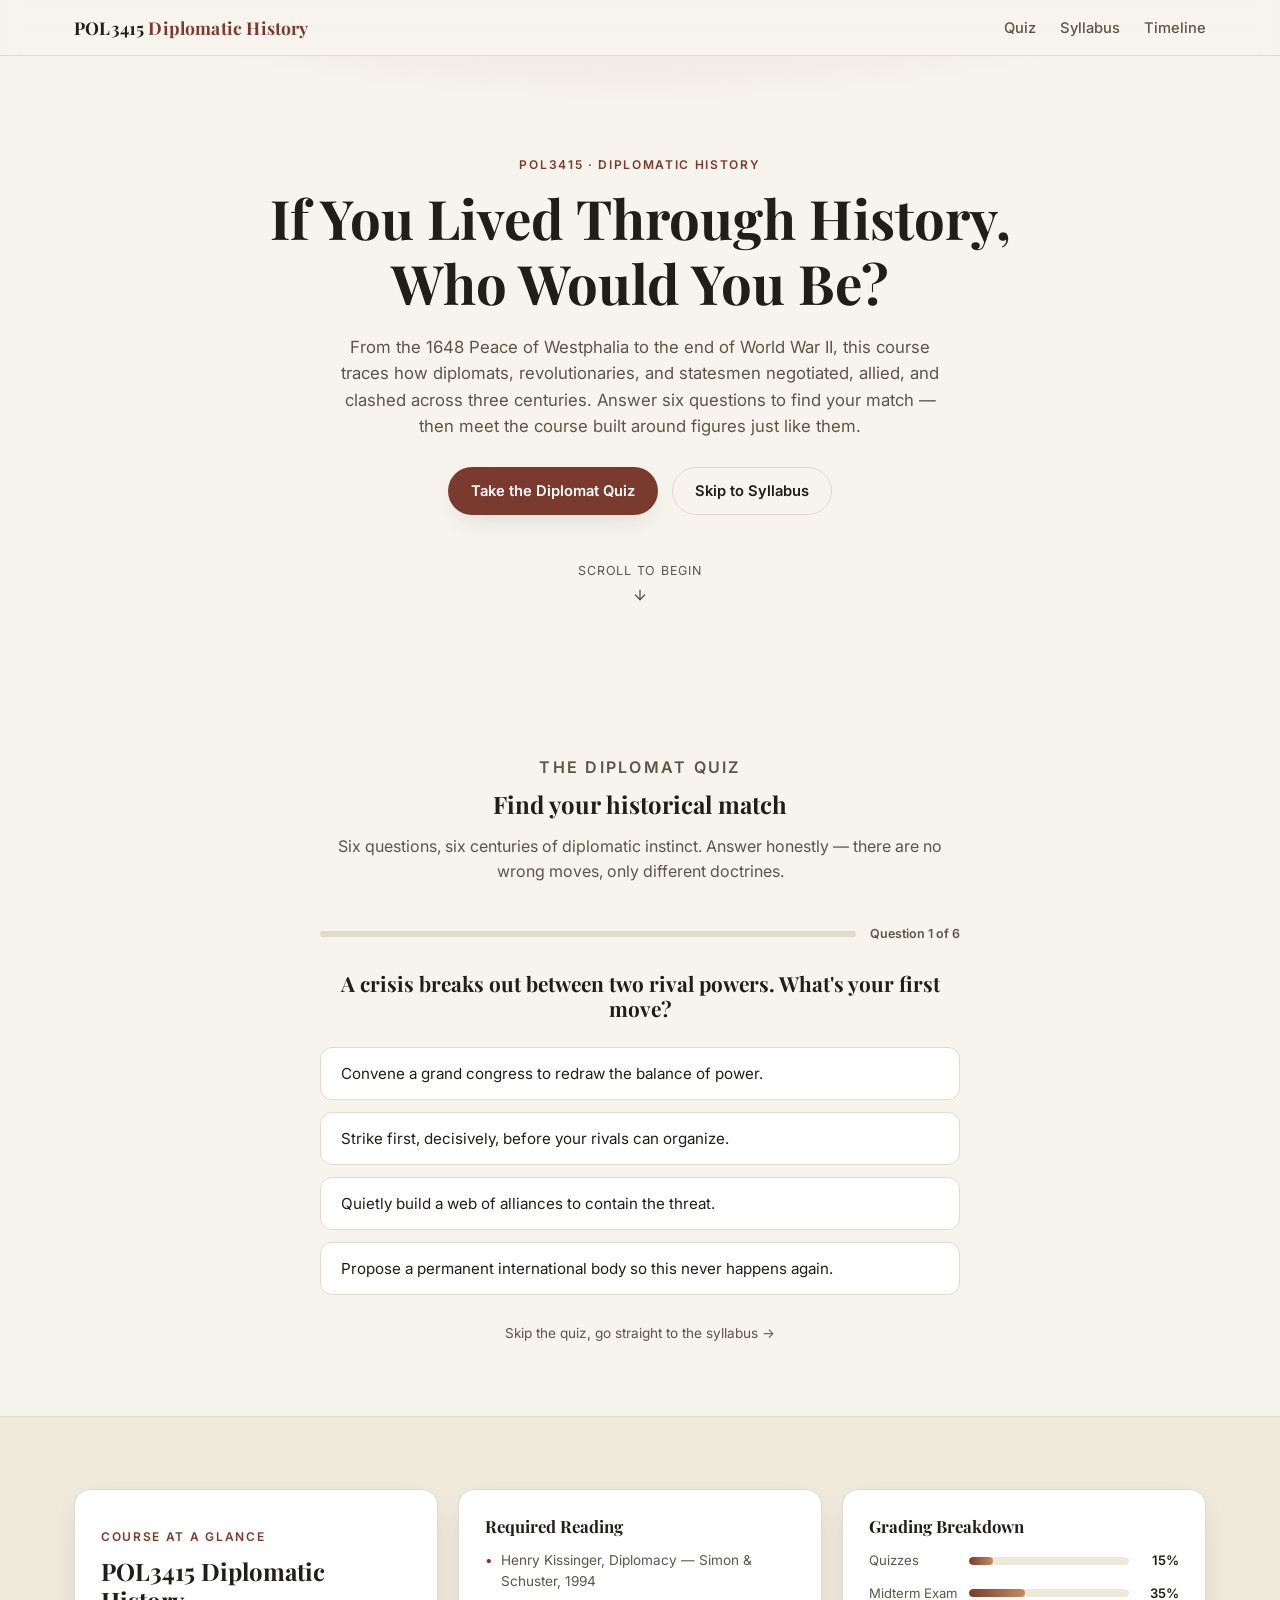
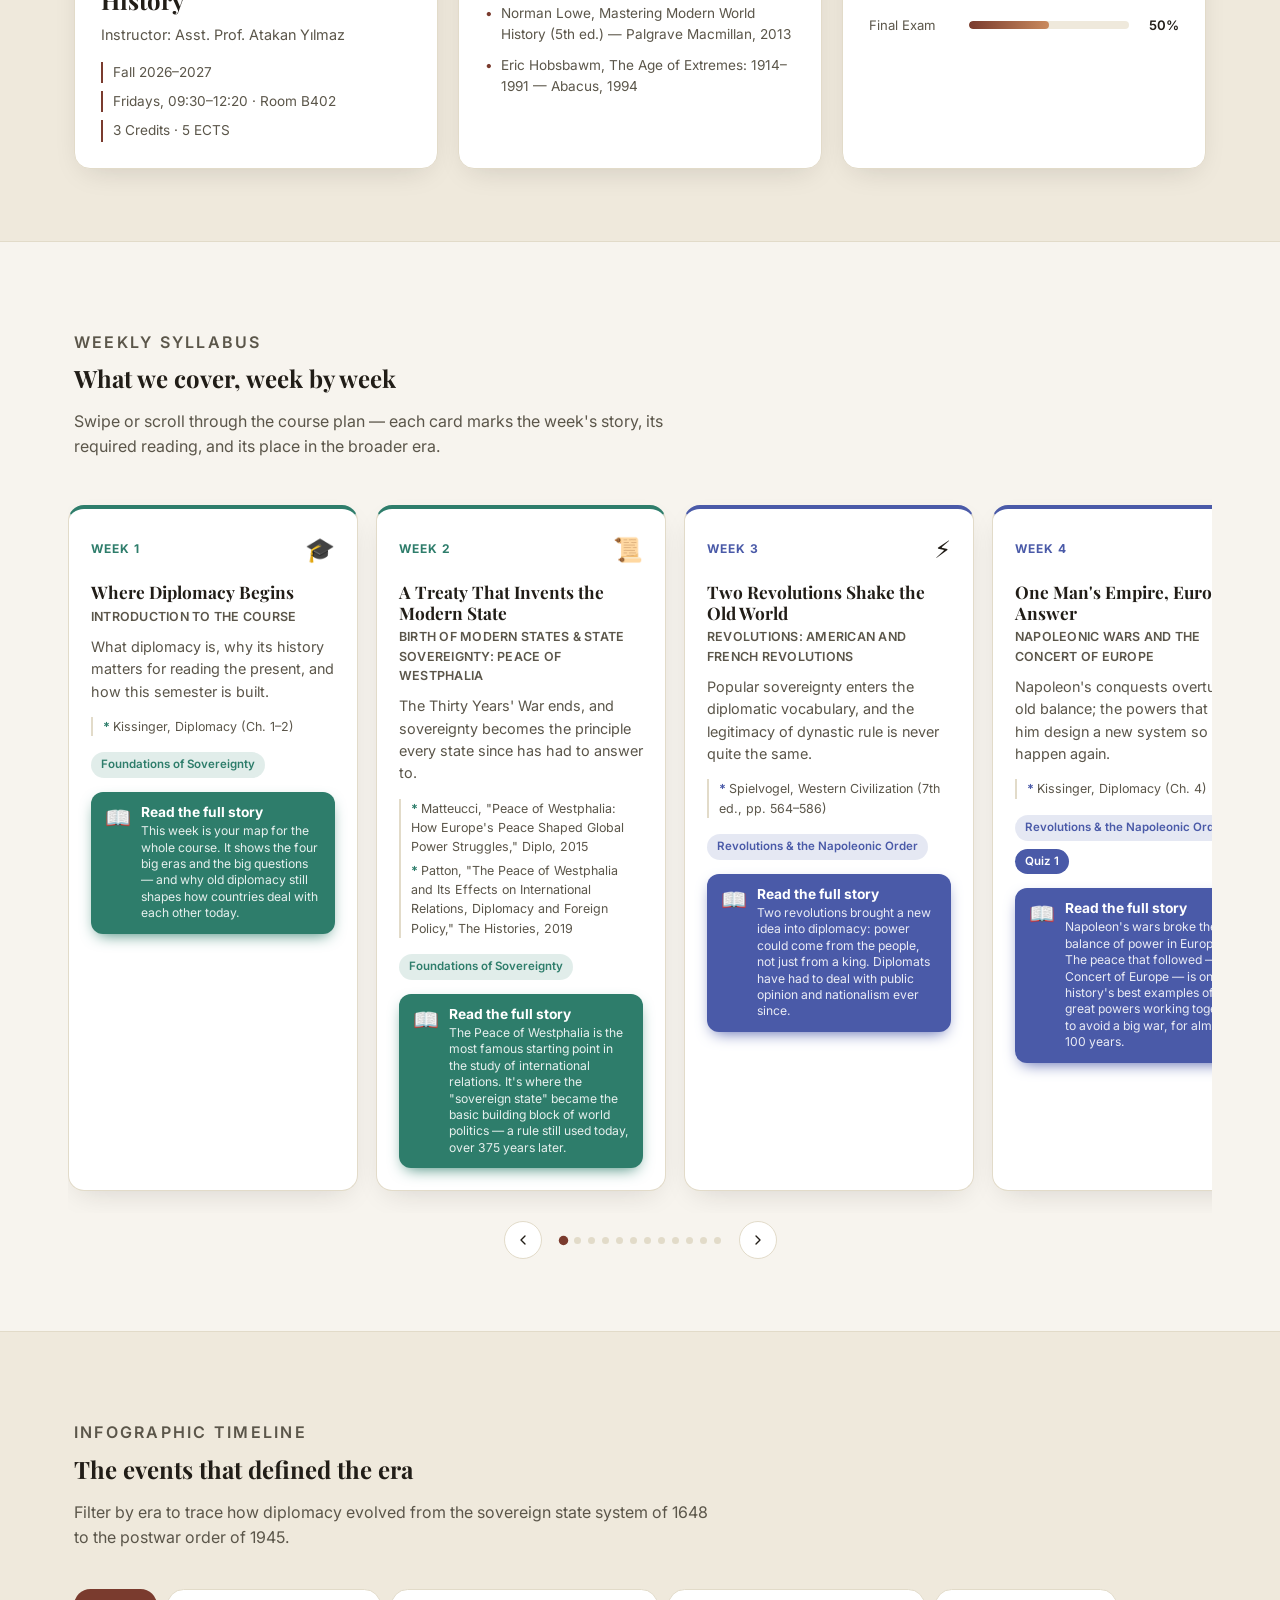
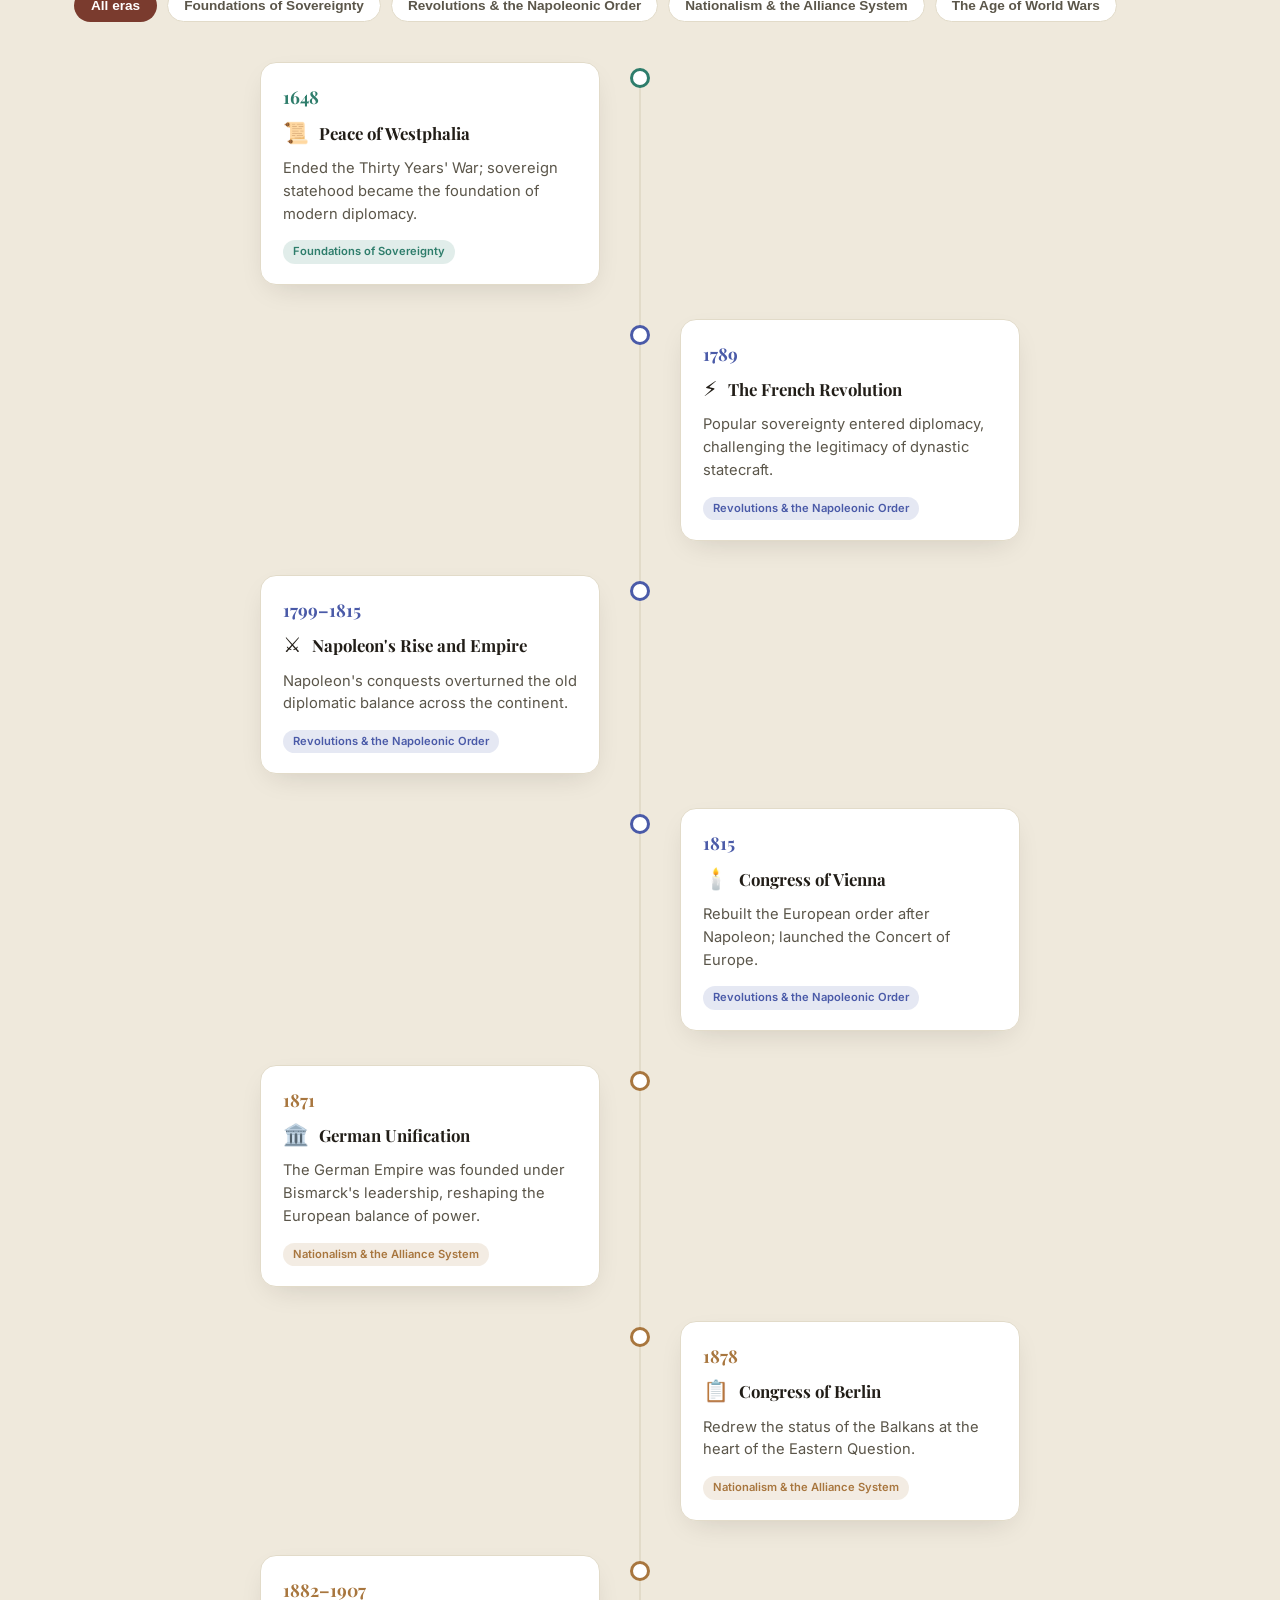
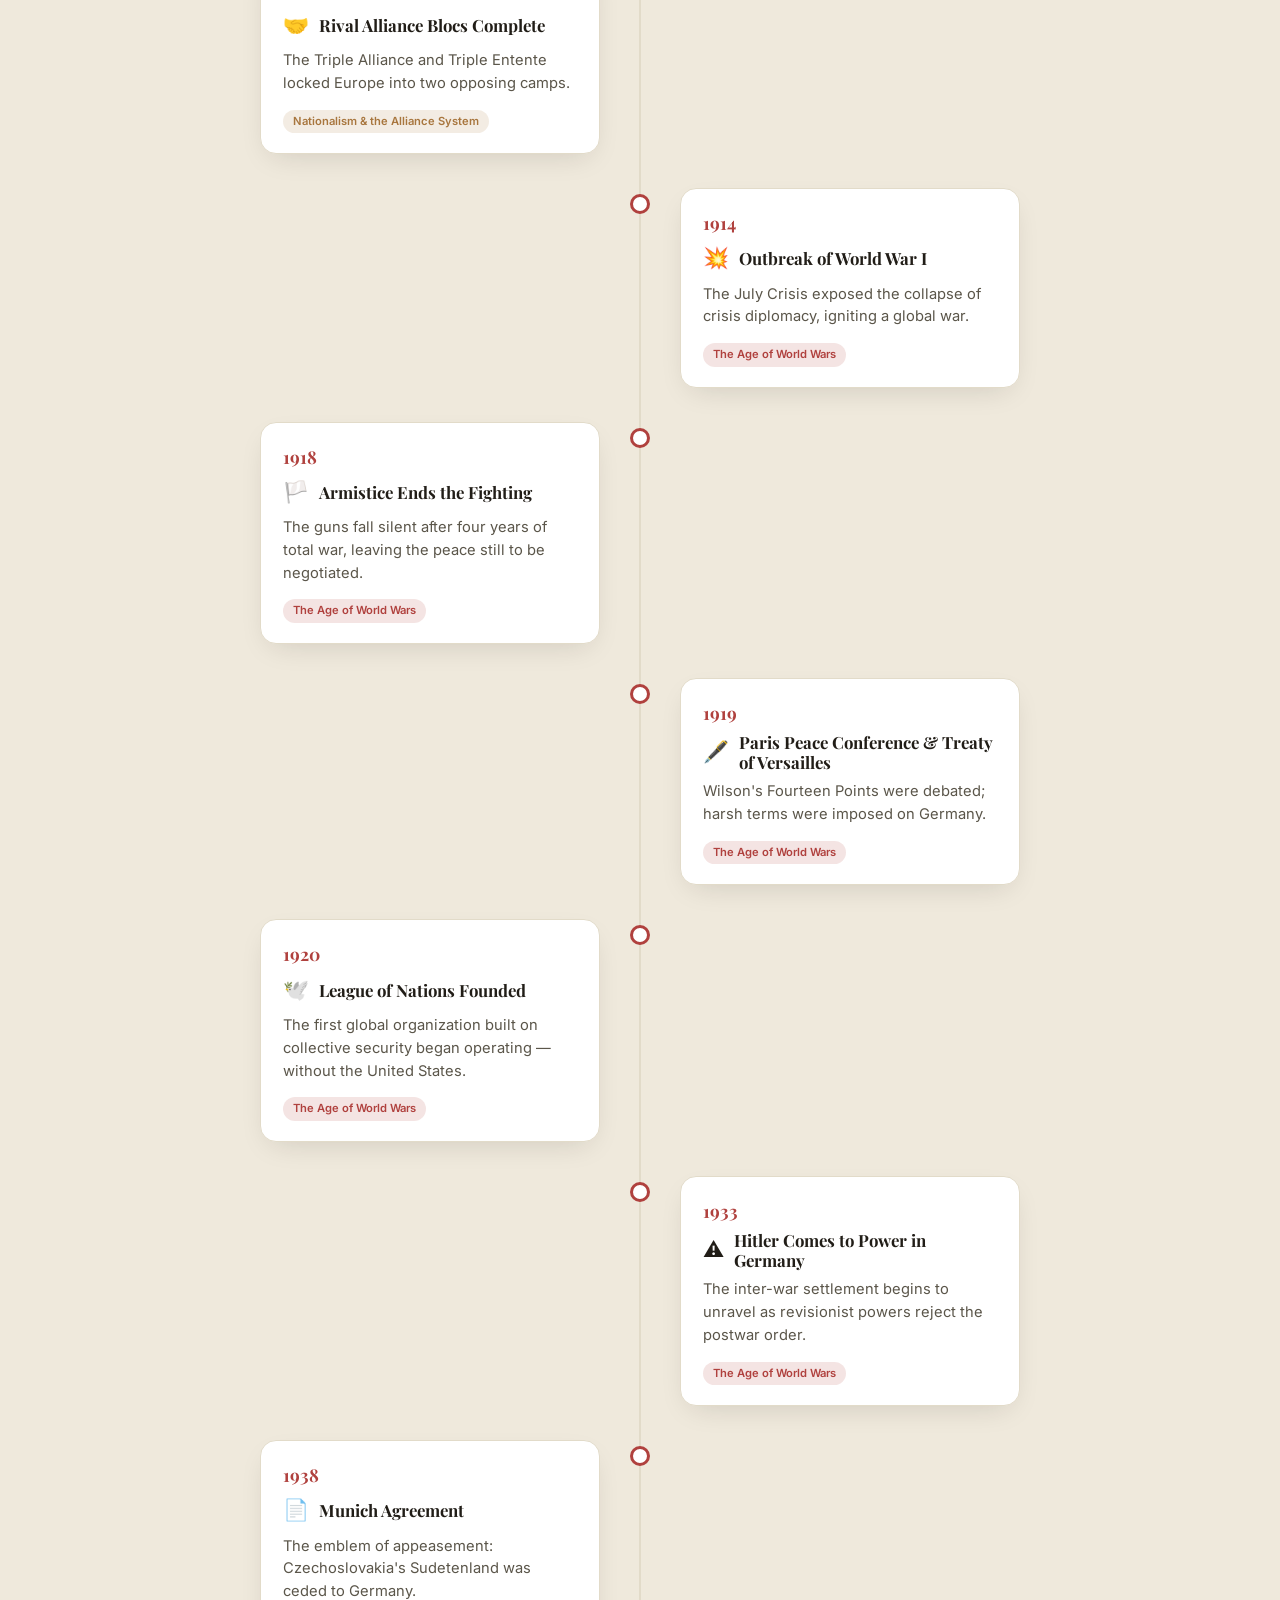
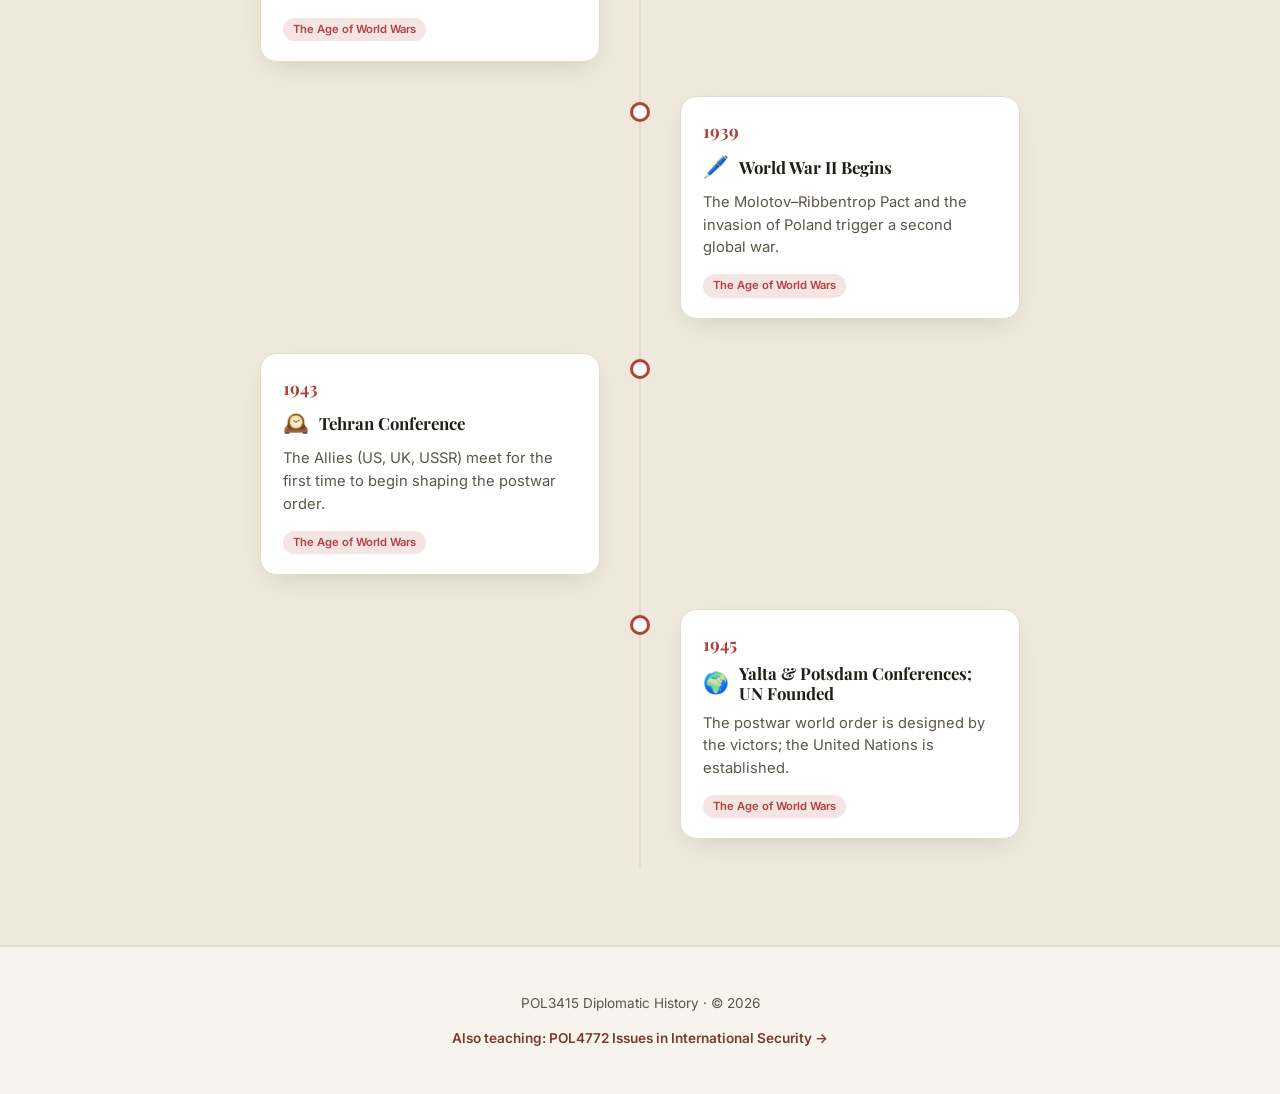
<file: index.html>
<!DOCTYPE html>
<html lang="en">
<head>
<meta charset="UTF-8" />
<meta name="viewport" content="width=device-width, initial-scale=1.0" />
<title>Diplomatic History — POL3415</title>
<meta name="description" content="An interactive guide to POL3415 Diplomatic History: find out which historical diplomat you'd be, then explore the 12-week syllabus and infographic timeline from the Peace of Westphalia to the end of World War II." />
<link rel="preconnect" href="https://fonts.googleapis.com" />
<link rel="preconnect" href="https://fonts.gstatic.com" crossorigin />
<link href="https://fonts.googleapis.com/css2?family=Playfair+Display:wght@600;700&family=Inter:wght@400;500;600;700&display=swap" rel="stylesheet" />
<link rel="stylesheet" href="css/style.css?v=7" />
</head>
<body>
<div id="scroll-progress"></div>

<nav class="site-nav">
  <div class="container site-nav__inner">
    <a href="#top" class="site-nav__brand">POL3415 <span>Diplomatic History</span></a>
    <ul class="site-nav__links">
      <li><a href="#quiz">Quiz</a></li>
      <li><a href="#syllabus">Syllabus</a></li>
      <li><a href="#timeline">Timeline</a></li>
    </ul>
  </div>
</nav>

<header class="hero" id="top">
  <div class="container">
    <p class="eyebrow">POL3415 · Diplomatic History</p>
    <h1 class="hero__title">If You Lived Through History, Who Would You Be?</h1>
    <p class="hero__subtitle">
      From the 1648 Peace of Westphalia to the end of World War II, this course traces
      how diplomats, revolutionaries, and statesmen negotiated, allied, and clashed
      across three centuries. Answer six questions to find your match — then meet
      the course built around figures just like them.
    </p>
    <div class="hero__cta">
      <a href="#quiz" class="btn btn--primary">Take the Diplomat Quiz</a>
      <a href="#syllabus" class="btn btn--ghost">Skip to Syllabus</a>
    </div>
    <div class="hero__scroll-hint">
      Scroll to begin
      <svg width="16" height="16" viewBox="0 0 24 24" fill="none" stroke="currentColor" stroke-width="2">
        <path d="M12 5v14M5 12l7 7 7-7" stroke-linecap="round" stroke-linejoin="round" />
      </svg>
    </div>
  </div>
</header>

<section class="section" id="quiz">
  <div class="container">
    <div class="section-head section-head--center">
      <p class="eyebrow">The Diplomat Quiz</p>
      <h2>Find your historical match</h2>
      <p>Six questions, six centuries of diplomatic instinct. Answer honestly — there are no wrong moves, only different doctrines.</p>
    </div>

    <div class="quiz-panel">
      <div class="quiz-progress">
        <div class="quiz-progress__track"><div class="quiz-progress__bar" id="quiz-progress-bar"></div></div>
        <span class="quiz-progress__label" id="quiz-progress-label">Question 1</span>
      </div>
      <div id="quiz-stage"></div>
      <a href="#syllabus" id="quiz-skip" class="quiz-skip">Skip the quiz, go straight to the syllabus →</a>
    </div>
  </div>
</section>

<section class="section section--alt" id="course-info">
  <div class="container">
    <div class="course-info-grid">
      <div class="course-info-card">
        <p class="eyebrow">Course at a Glance</p>
        <h2>POL3415 Diplomatic History</h2>
        <p class="course-info-instructor">Instructor: <span id="course-instructor"></span></p>
        <div class="course-meta" id="course-meta"></div>
      </div>
      <div class="course-info-card">
        <h3>Required Reading</h3>
        <ul class="course-books" id="course-books"></ul>
      </div>
      <div class="course-info-card">
        <h3>Grading Breakdown</h3>
        <div id="course-grading"></div>
      </div>
    </div>
  </div>
</section>

<section class="section" id="syllabus">
  <div class="container">
    <div class="section-head">
      <p class="eyebrow">Weekly Syllabus</p>
      <h2>What we cover, week by week</h2>
      <p>Swipe or scroll through the course plan — each card marks the week's story, its required reading, and its place in the broader era.</p>
    </div>

    <div class="weeks-carousel">
      <div class="weeks-track" id="weeks-track"></div>
      <div class="weeks-controls">
        <button class="weeks-arrow" id="weeks-prev" aria-label="Previous weeks">
          <svg width="16" height="16" viewBox="0 0 24 24" fill="none" stroke="currentColor" stroke-width="2"><path d="M15 18l-6-6 6-6" stroke-linecap="round" stroke-linejoin="round"/></svg>
        </button>
        <div class="weeks-dots" id="weeks-dots"></div>
        <button class="weeks-arrow" id="weeks-next" aria-label="Next weeks">
          <svg width="16" height="16" viewBox="0 0 24 24" fill="none" stroke="currentColor" stroke-width="2"><path d="M9 18l6-6-6-6" stroke-linecap="round" stroke-linejoin="round"/></svg>
        </button>
      </div>
    </div>
  </div>
</section>

<section class="section section--alt" id="timeline">
  <div class="container">
    <div class="section-head">
      <p class="eyebrow">Infographic Timeline</p>
      <h2>The events that defined the era</h2>
      <p>Filter by era to trace how diplomacy evolved from the sovereign state system of 1648 to the postwar order of 1945.</p>
    </div>

    <div class="era-filters" id="era-filters"></div>

    <div class="timeline" id="timeline-list"></div>
  </div>
</section>

<div class="story-overlay" id="story-overlay">
  <div class="story-modal" role="dialog" aria-modal="true" aria-labelledby="story-title">
    <button type="button" class="story-close" id="story-close" aria-label="Close story">✕</button>
    <div class="story-header">
      <span class="story-header__week" id="story-week-num"></span>
      <h2 class="story-header__title" id="story-title"></h2>
      <p class="story-header__topic" id="story-topic"></p>
    </div>

    <div class="story-why" id="story-why"></div>

    <div class="story-video" id="story-video" hidden></div>

    <div class="story-chronicle" id="story-chronicle"></div>

    <div class="story-angles">
      <p class="story-angles__label">Different Angles</p>
      <div class="story-angles__list" id="story-angles"></div>
    </div>

    <div class="story-learnmore" id="story-learnmore"></div>
  </div>
</div>

<footer class="site-footer">
  <div class="container">
    <p>POL3415 Diplomatic History · &copy; <span id="year"></span></p>
    <p><a href="security.html">Also teaching: POL4772 Issues in International Security →</a></p>
  </div>
</footer>

<script src="js/data.js?v=7"></script>
<script src="js/app.js?v=7"></script>
</body>
</html>
</file>
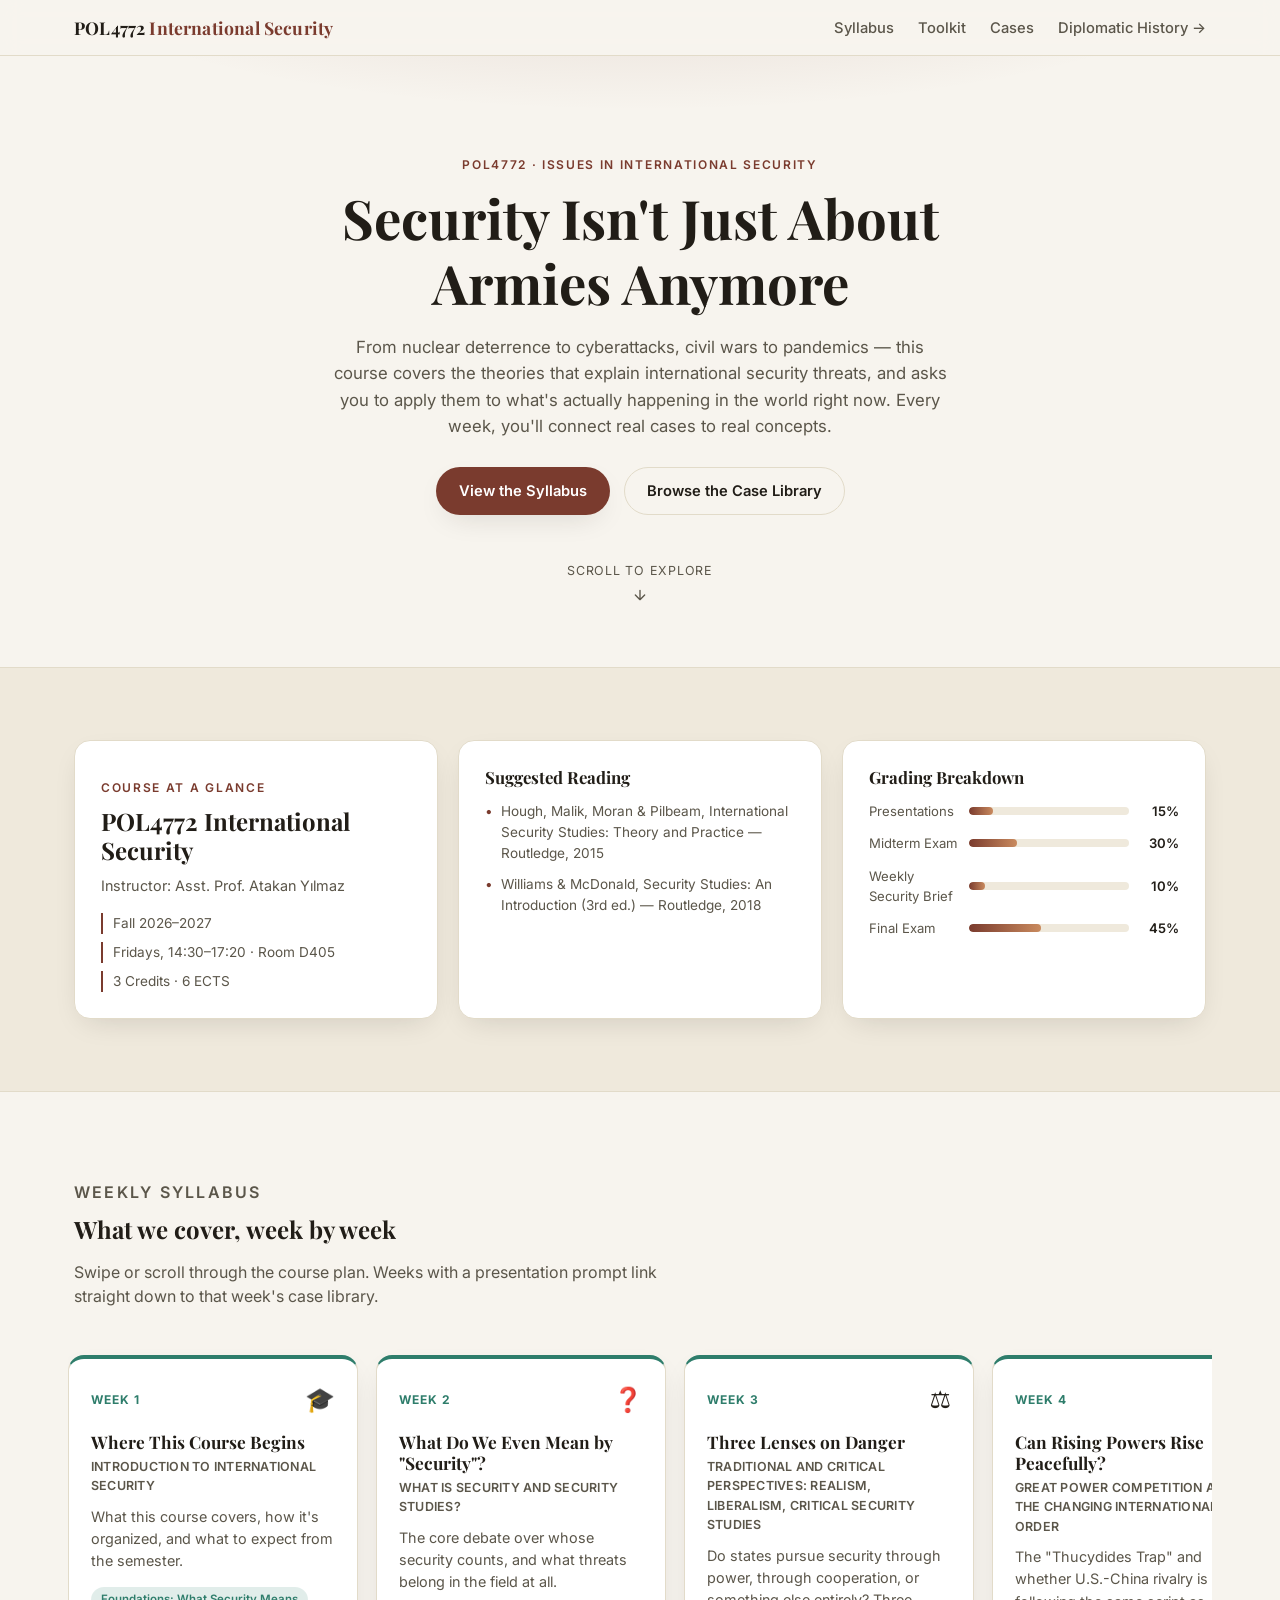
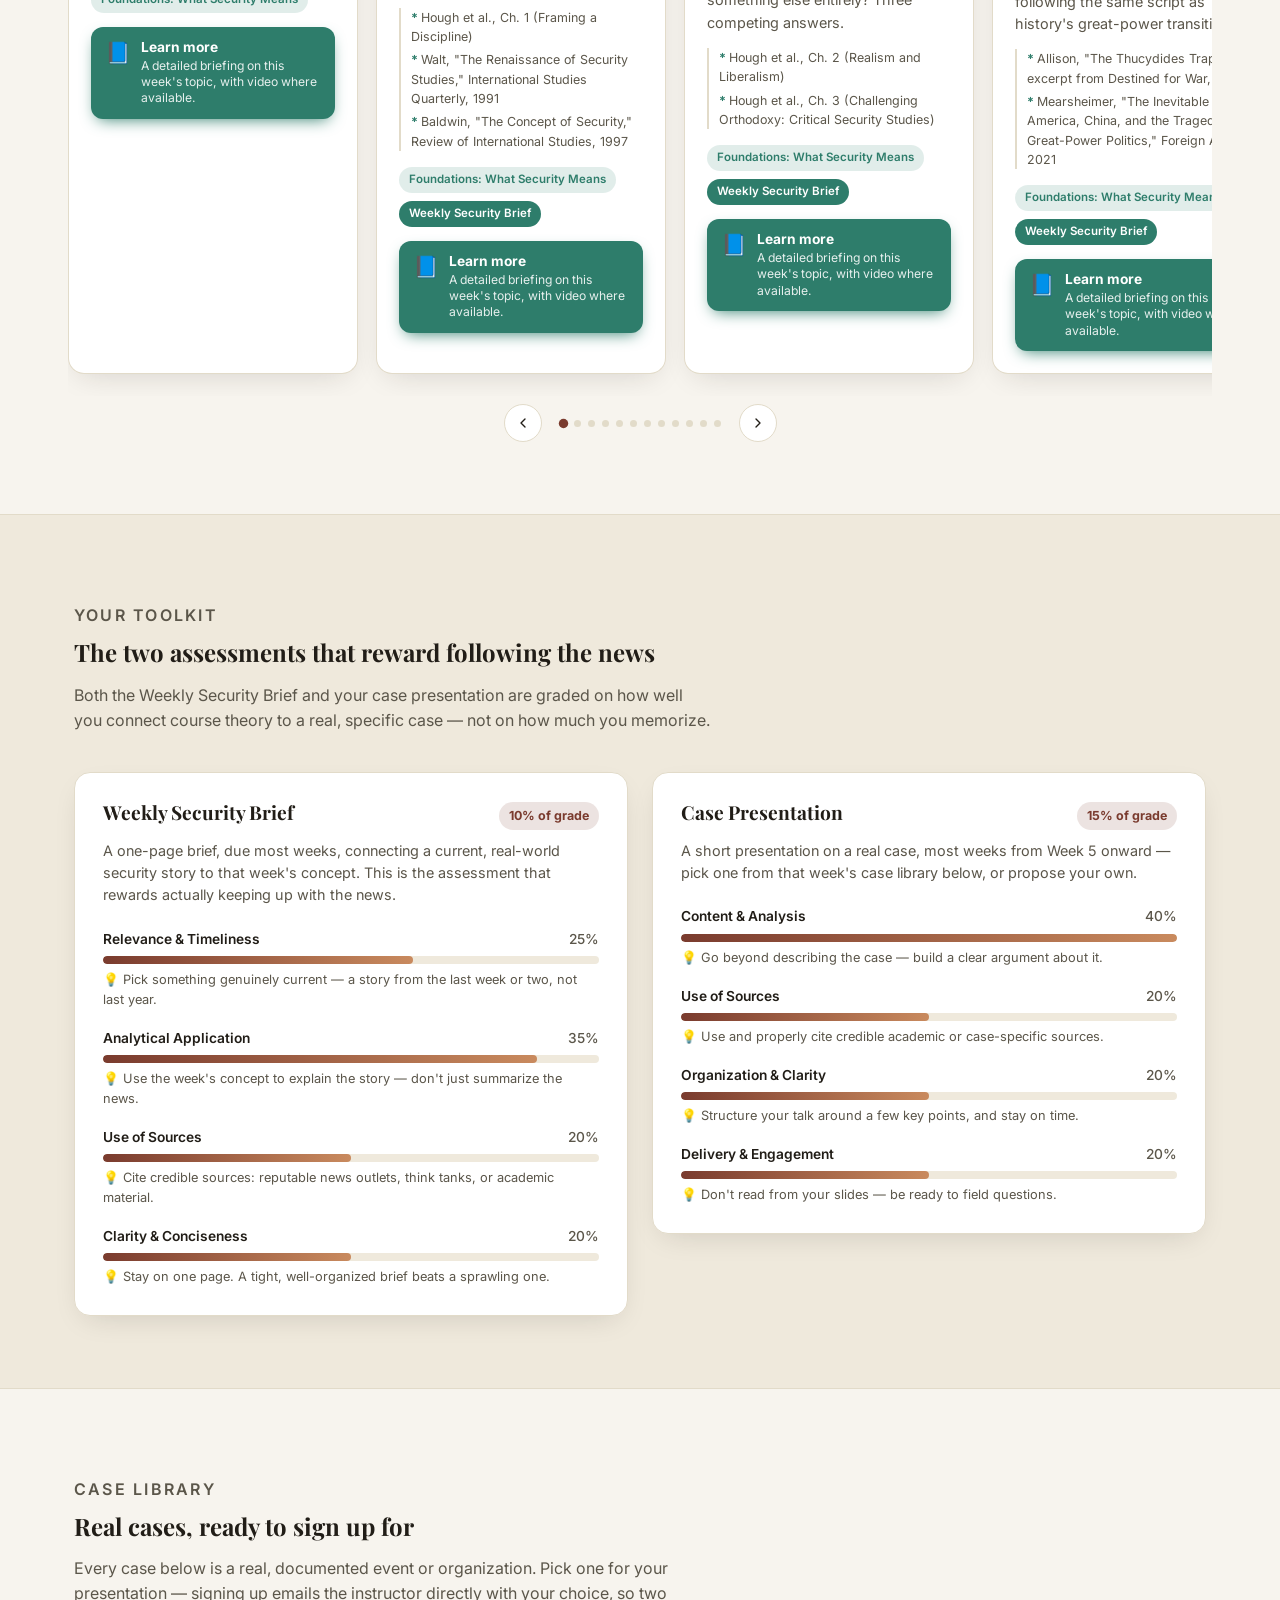
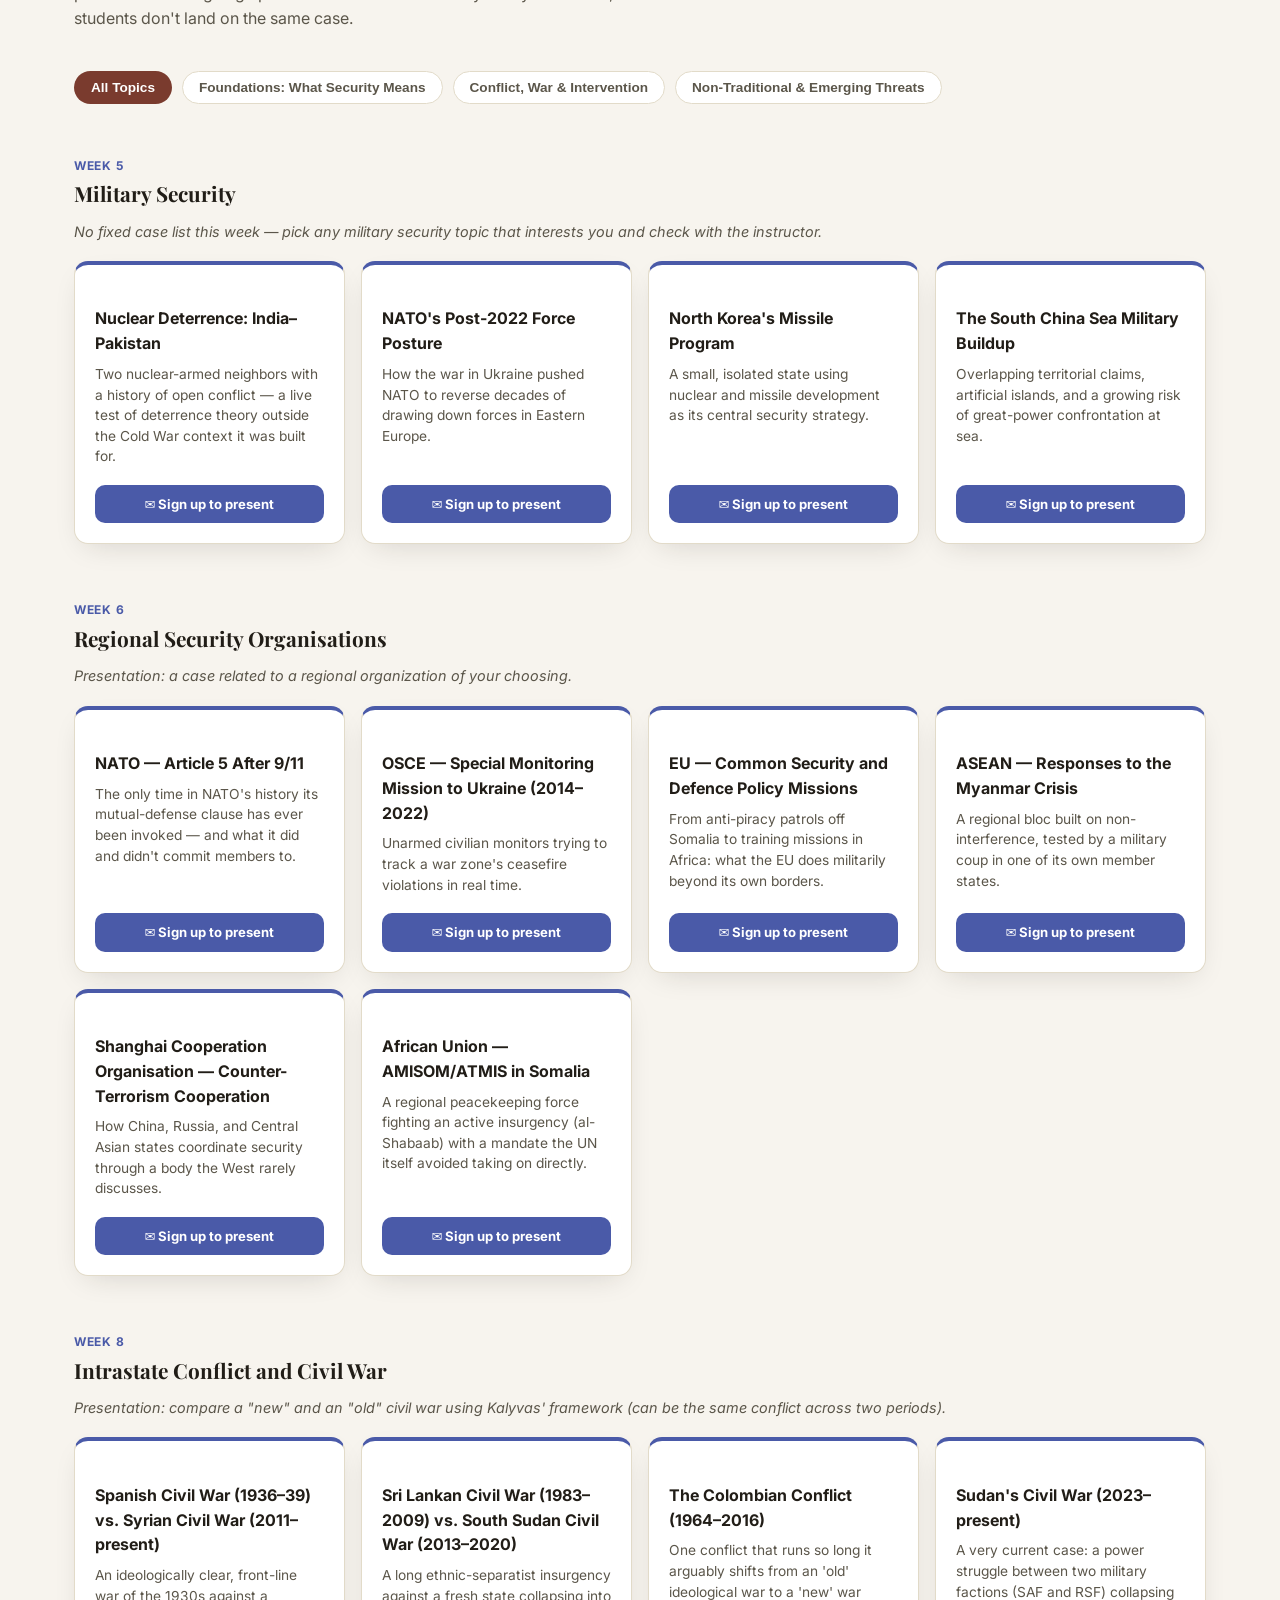
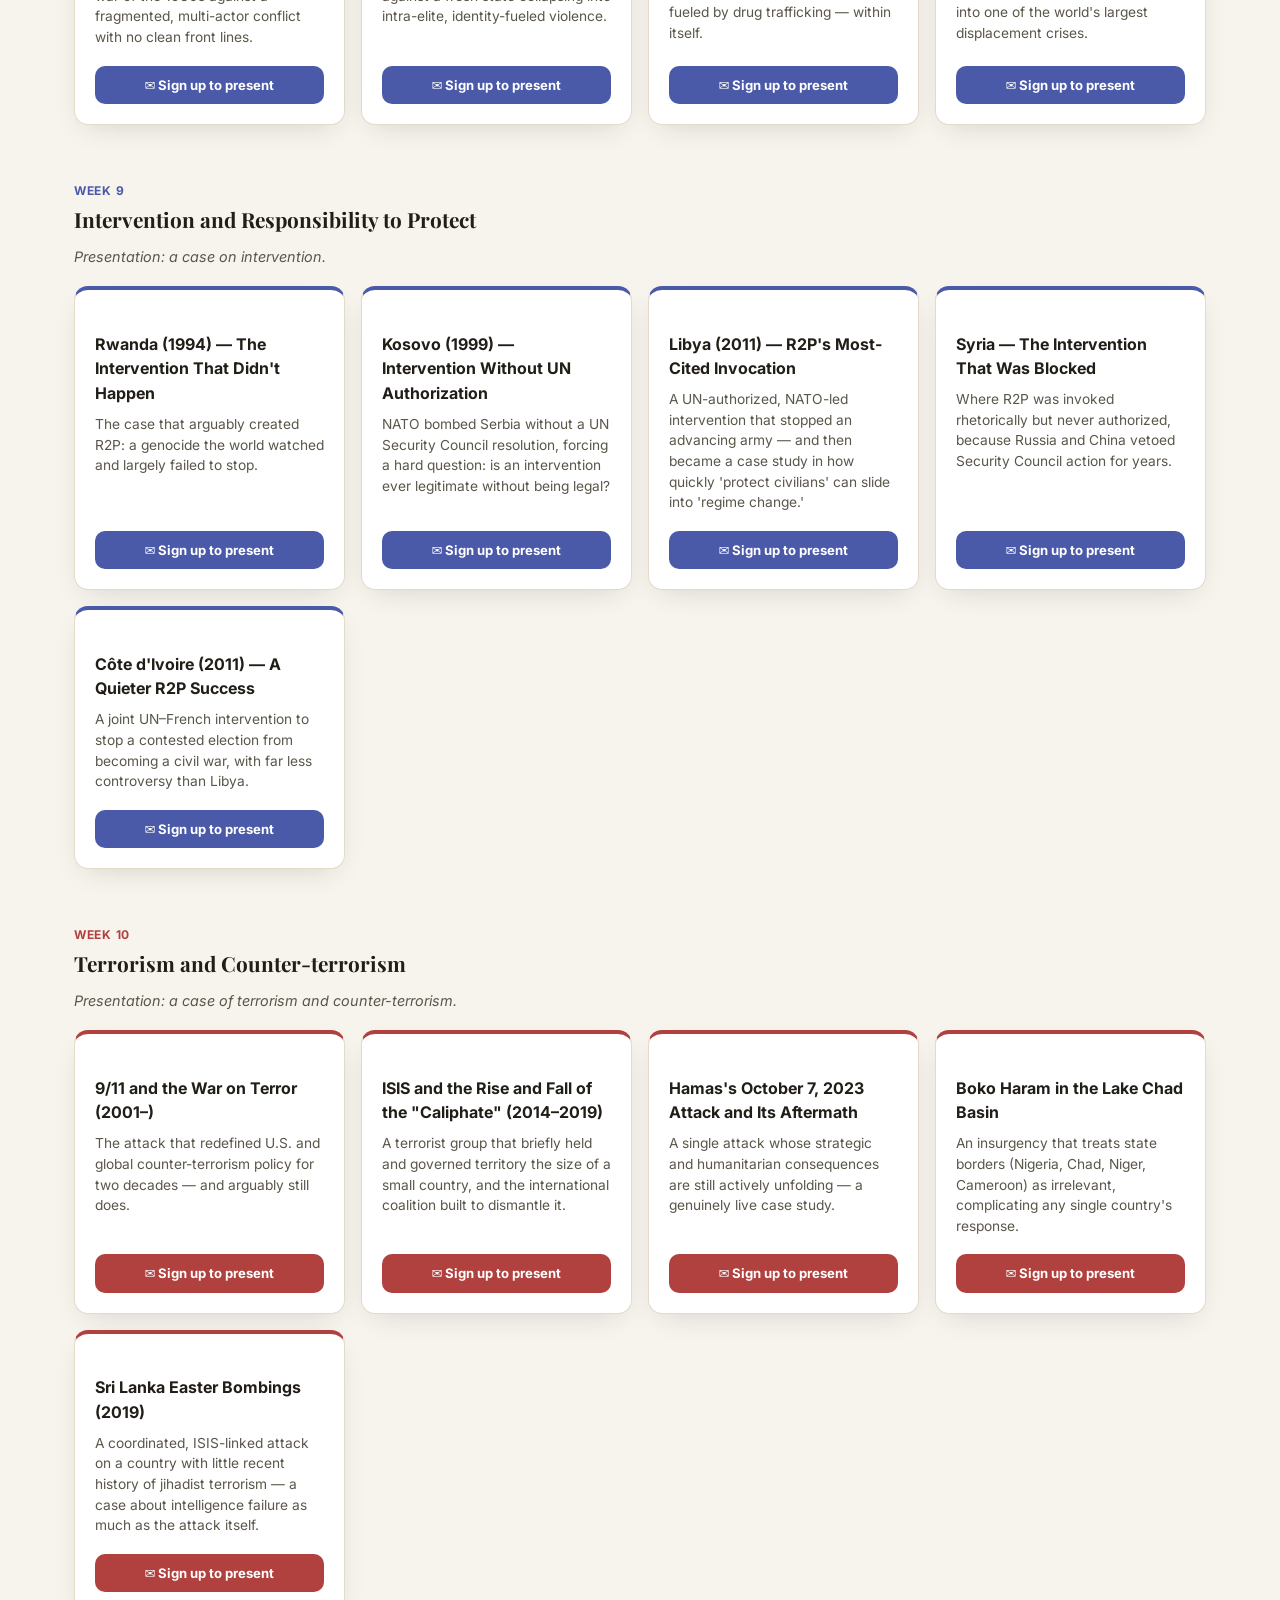
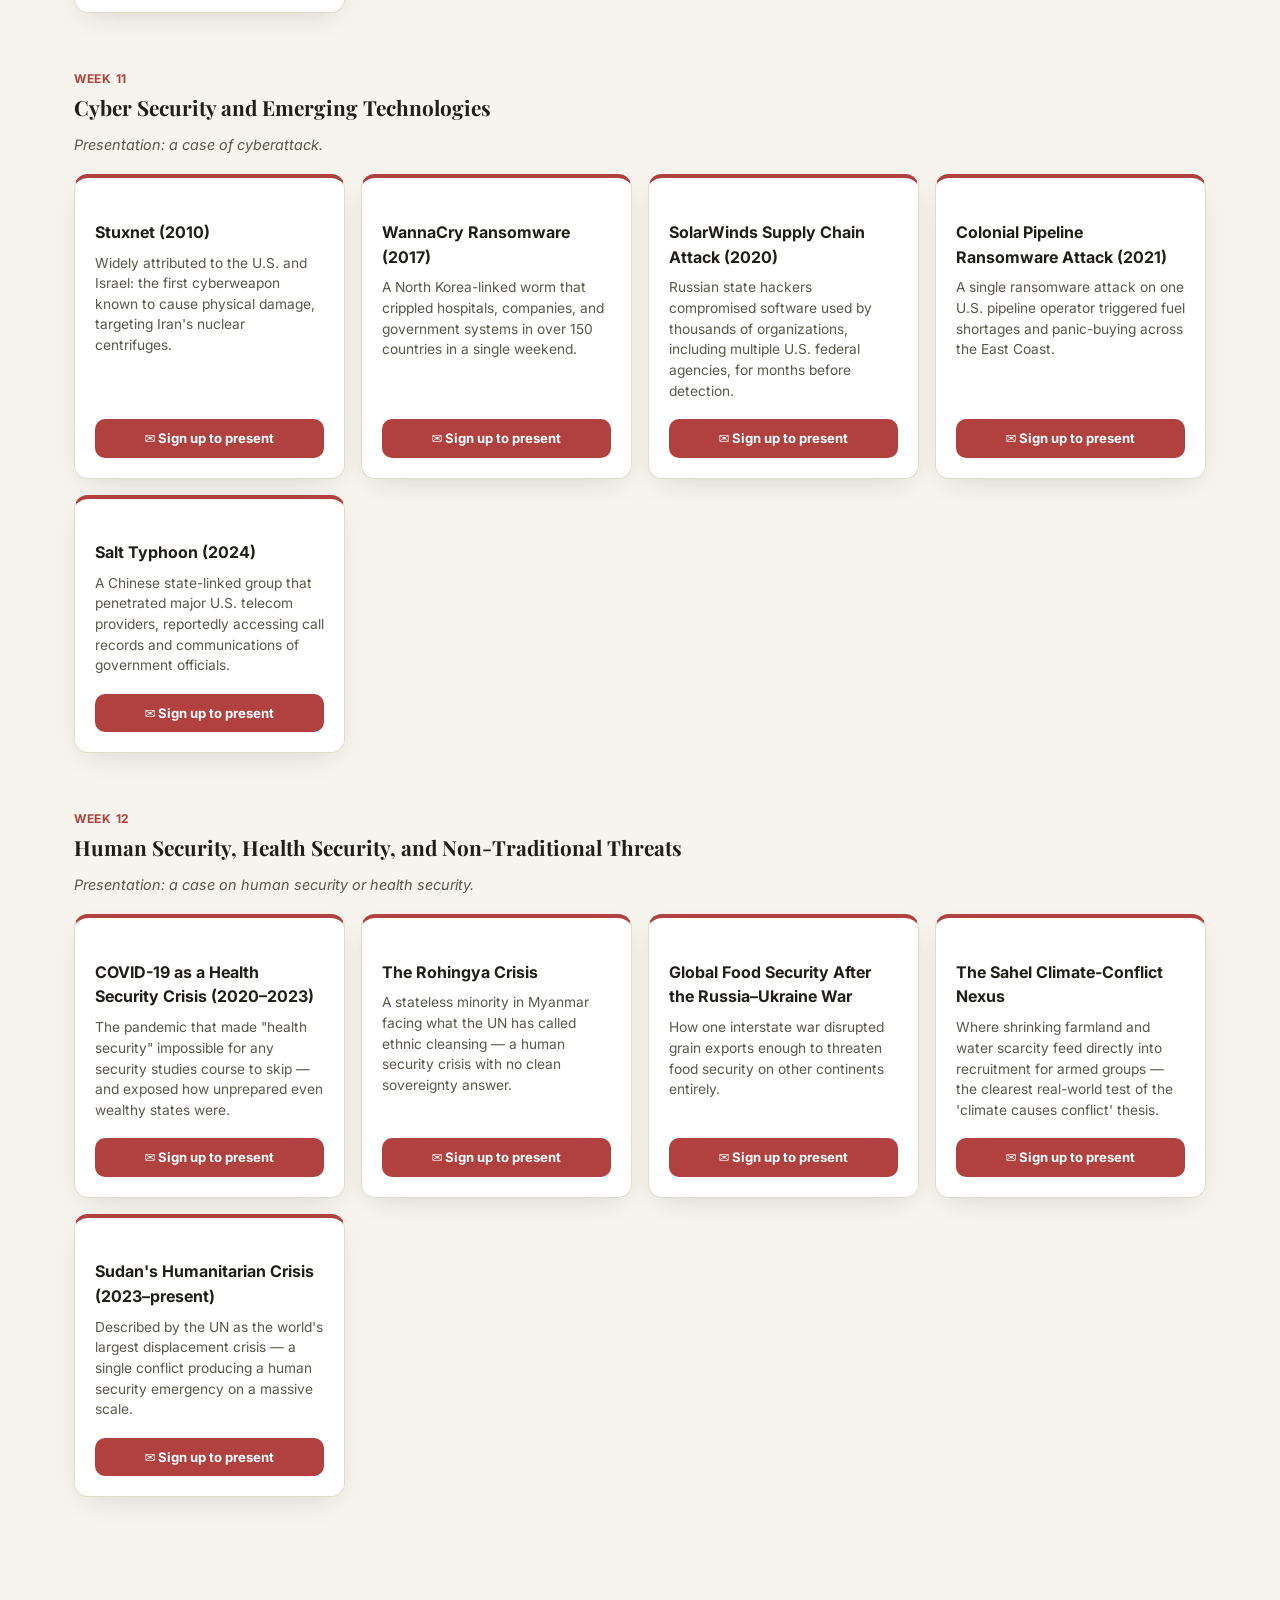
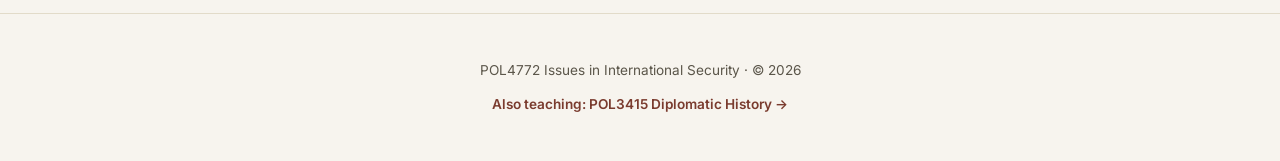
<file: security.html>
<!DOCTYPE html>
<html lang="en">
<head>
<meta charset="UTF-8" />
<meta name="viewport" content="width=device-width, initial-scale=1.0" />
<title>Issues in International Security — POL4772</title>
<meta name="description" content="An interactive guide to POL4772 Issues in International Security: weekly concepts, a toolkit for the Weekly Security Brief and case presentations, and a library of real cases to sign up for." />
<link rel="preconnect" href="https://fonts.googleapis.com" />
<link rel="preconnect" href="https://fonts.gstatic.com" crossorigin />
<link href="https://fonts.googleapis.com/css2?family=Playfair+Display:wght@600;700&family=Inter:wght@400;500;600;700&display=swap" rel="stylesheet" />
<link rel="stylesheet" href="css/style.css?v=7" />
</head>
<body>
<div id="scroll-progress"></div>

<nav class="site-nav">
  <div class="container site-nav__inner">
    <a href="#top" class="site-nav__brand">POL4772 <span>International Security</span></a>
    <ul class="site-nav__links">
      <li><a href="#syllabus">Syllabus</a></li>
      <li><a href="#toolkit">Toolkit</a></li>
      <li><a href="#cases">Cases</a></li>
      <li><a href="index.html">Diplomatic History →</a></li>
    </ul>
  </div>
</nav>

<header class="hero" id="top">
  <div class="container">
    <p class="eyebrow">POL4772 · Issues in International Security</p>
    <h1 class="hero__title">Security Isn't Just About Armies Anymore</h1>
    <p class="hero__subtitle">
      From nuclear deterrence to cyberattacks, civil wars to pandemics — this course covers
      the theories that explain international security threats, and asks you to apply them
      to what's actually happening in the world right now. Every week, you'll connect
      real cases to real concepts.
    </p>
    <div class="hero__cta">
      <a href="#syllabus" class="btn btn--primary">View the Syllabus</a>
      <a href="#cases" class="btn btn--ghost">Browse the Case Library</a>
    </div>
    <div class="hero__scroll-hint">
      Scroll to explore
      <svg width="16" height="16" viewBox="0 0 24 24" fill="none" stroke="currentColor" stroke-width="2">
        <path d="M12 5v14M5 12l7 7 7-7" stroke-linecap="round" stroke-linejoin="round" />
      </svg>
    </div>
  </div>
</header>

<section class="section section--alt" id="course-info">
  <div class="container">
    <div class="course-info-grid">
      <div class="course-info-card">
        <p class="eyebrow">Course at a Glance</p>
        <h2>POL4772 International Security</h2>
        <p class="course-info-instructor">Instructor: <span id="course-instructor"></span></p>
        <div class="course-meta" id="course-meta"></div>
      </div>
      <div class="course-info-card">
        <h3>Suggested Reading</h3>
        <ul class="course-books" id="course-books"></ul>
      </div>
      <div class="course-info-card">
        <h3>Grading Breakdown</h3>
        <div id="course-grading"></div>
      </div>
    </div>
  </div>
</section>

<section class="section" id="syllabus">
  <div class="container">
    <div class="section-head">
      <p class="eyebrow">Weekly Syllabus</p>
      <h2>What we cover, week by week</h2>
      <p>Swipe or scroll through the course plan. Weeks with a presentation prompt link straight down to that week's case library.</p>
    </div>

    <div class="weeks-carousel">
      <div class="weeks-track" id="weeks-track"></div>
      <div class="weeks-controls">
        <button class="weeks-arrow" id="weeks-prev" aria-label="Previous weeks">
          <svg width="16" height="16" viewBox="0 0 24 24" fill="none" stroke="currentColor" stroke-width="2"><path d="M15 18l-6-6 6-6" stroke-linecap="round" stroke-linejoin="round"/></svg>
        </button>
        <div class="weeks-dots" id="weeks-dots"></div>
        <button class="weeks-arrow" id="weeks-next" aria-label="Next weeks">
          <svg width="16" height="16" viewBox="0 0 24 24" fill="none" stroke="currentColor" stroke-width="2"><path d="M9 18l6-6-6-6" stroke-linecap="round" stroke-linejoin="round"/></svg>
        </button>
      </div>
    </div>
  </div>
</section>

<section class="section section--alt" id="toolkit">
  <div class="container">
    <div class="section-head">
      <p class="eyebrow">Your Toolkit</p>
      <h2>The two assessments that reward following the news</h2>
      <p>Both the Weekly Security Brief and your case presentation are graded on how well you connect course theory to a real, specific case — not on how much you memorize.</p>
    </div>
    <div class="rubric-grid">
      <div id="rubric-brief"></div>
      <div id="rubric-presentation"></div>
    </div>
  </div>
</section>

<section class="section" id="cases">
  <div class="container">
    <div class="section-head">
      <p class="eyebrow">Case Library</p>
      <h2>Real cases, ready to sign up for</h2>
      <p>Every case below is a real, documented event or organization. Pick one for your presentation — signing up emails the instructor directly with your choice, so two students don't land on the same case.</p>
    </div>

    <div class="era-filters" id="category-filters"></div>

    <div id="case-library"></div>
  </div>
</section>

<div class="story-overlay" id="story-overlay">
  <div class="story-modal" role="dialog" aria-modal="true" aria-labelledby="story-title">
    <button type="button" class="story-close" id="story-close" aria-label="Close">✕</button>
    <div class="story-header">
      <span class="story-header__week" id="story-week-num"></span>
      <h2 class="story-header__title" id="story-title"></h2>
      <p class="story-header__topic" id="story-topic"></p>
    </div>

    <div class="story-video" id="story-video" hidden></div>

    <div class="story-chronicle" id="story-chronicle"></div>

    <div class="story-podcast" id="story-podcast" hidden></div>

    <div class="story-learnmore" id="story-caselink" hidden></div>
  </div>
</div>

<footer class="site-footer">
  <div class="container">
    <p>POL4772 Issues in International Security · &copy; <span id="year"></span></p>
    <p><a href="index.html">Also teaching: POL3415 Diplomatic History →</a></p>
  </div>
</footer>

<script src="js/security-data.js?v=2"></script>
<script src="js/security-app.js?v=2"></script>
</body>
</html>
</file>
<file: css/style.css>
:root {
  --bg: #f7f4ee;
  --bg-alt: #efe9dc;
  --surface: #ffffff;
  --text: #211d17;
  --text-muted: #5b564a;
  --border: #e2dbc9;
  --accent: #7a3b2e;
  --accent-soft: #c98a5e;
  --shadow: 0 10px 30px -12px rgba(33, 29, 23, 0.18);
  --radius: 16px;
  --font-display: "Playfair Display", Georgia, serif;
  --font-body: "Inter", system-ui, -apple-system, sans-serif;
}

@media (prefers-color-scheme: dark) {
  :root {
    --bg: #14120f;
    --bg-alt: #1c1913;
    --surface: #211d17;
    --text: #f2ede1;
    --text-muted: #b3ab98;
    --border: #34301f;
    --accent: #e2a679;
    --accent-soft: #c98a5e;
    --shadow: 0 10px 30px -12px rgba(0, 0, 0, 0.5);
  }
}

* {
  box-sizing: border-box;
}

html {
  scroll-behavior: smooth;
}

body {
  margin: 0;
  background: var(--bg);
  color: var(--text);
  font-family: var(--font-body);
  line-height: 1.55;
  -webkit-font-smoothing: antialiased;
}

img,
svg {
  max-width: 100%;
  display: block;
}

a {
  color: inherit;
}

h1,
h2,
h3 {
  font-family: var(--font-display);
  margin: 0 0 0.4em;
  line-height: 1.2;
}

.container {
  max-width: 1180px;
  margin: 0 auto;
  padding: 0 24px;
}

.eyebrow {
  display: inline-block;
  font-size: 0.75rem;
  letter-spacing: 0.14em;
  text-transform: uppercase;
  color: var(--accent);
  font-weight: 600;
  margin-bottom: 10px;
}

/* ---------- Scroll progress ---------- */

#scroll-progress {
  position: fixed;
  top: 0;
  left: 0;
  height: 3px;
  width: 0%;
  background: linear-gradient(90deg, var(--accent), var(--accent-soft));
  z-index: 100;
  transition: width 0.1s linear;
}

/* ---------- Nav ---------- */

.site-nav {
  position: sticky;
  top: 0;
  z-index: 50;
  background: color-mix(in srgb, var(--bg) 88%, transparent);
  backdrop-filter: blur(10px);
  border-bottom: 1px solid var(--border);
}

.site-nav__inner {
  display: flex;
  align-items: center;
  justify-content: space-between;
  padding: 14px 24px;
}

.site-nav__brand {
  font-family: var(--font-display);
  font-weight: 700;
  font-size: 1.1rem;
  text-decoration: none;
  letter-spacing: 0.01em;
}

.site-nav__brand span {
  color: var(--accent);
}

.site-nav__links {
  display: flex;
  gap: 24px;
  list-style: none;
  margin: 0;
  padding: 0;
}

.site-nav__links a {
  text-decoration: none;
  font-size: 0.92rem;
  font-weight: 500;
  color: var(--text-muted);
  transition: color 0.2s;
}

.site-nav__links a:hover {
  color: var(--accent);
}

@media (max-width: 560px) {
  .site-nav__inner {
    padding: 12px 16px;
    flex-wrap: wrap;
    row-gap: 8px;
  }

  .site-nav__brand {
    font-size: 0.88rem;
    white-space: nowrap;
  }

  .site-nav__links {
    gap: 12px;
    width: 100%;
    flex-wrap: wrap;
    justify-content: flex-start;
  }

  .site-nav__links a {
    font-size: 0.76rem;
    white-space: nowrap;
  }
}

/* ---------- Hero ---------- */

.hero {
  padding: 88px 0 64px;
  text-align: center;
  position: relative;
  overflow: hidden;
}

.hero::before {
  content: "";
  position: absolute;
  inset: -20% -10% auto -10%;
  height: 420px;
  background: radial-gradient(60% 60% at 50% 0%, color-mix(in srgb, var(--accent) 16%, transparent), transparent 70%);
  pointer-events: none;
}

.hero__title {
  font-size: clamp(2.2rem, 5vw, 3.4rem);
  max-width: 780px;
  margin: 0 auto 0.35em;
}

.hero__subtitle {
  max-width: 620px;
  margin: 0 auto 28px;
  color: var(--text-muted);
  font-size: 1.05rem;
}

.hero__meta {
  display: flex;
  gap: 14px;
  justify-content: center;
  flex-wrap: wrap;
  margin-bottom: 34px;
}

.hero__meta span {
  border: 1px solid var(--border);
  background: var(--surface);
  padding: 6px 14px;
  border-radius: 999px;
  font-size: 0.82rem;
  color: var(--text-muted);
}

.hero__cta {
  display: inline-flex;
  gap: 14px;
  flex-wrap: wrap;
  justify-content: center;
}

.btn {
  display: inline-flex;
  align-items: center;
  gap: 8px;
  padding: 12px 22px;
  border-radius: 999px;
  font-weight: 600;
  font-size: 0.92rem;
  text-decoration: none;
  border: 1px solid transparent;
  cursor: pointer;
  transition: transform 0.15s ease, box-shadow 0.15s ease;
}

.btn:hover {
  transform: translateY(-1px);
}

.btn--primary {
  background: var(--accent);
  color: #fff;
  box-shadow: var(--shadow);
}

.btn--ghost {
  background: transparent;
  border-color: var(--border);
  color: var(--text);
}

.hero__scroll-hint {
  margin-top: 46px;
  font-size: 0.78rem;
  color: var(--text-muted);
  display: flex;
  flex-direction: column;
  align-items: center;
  gap: 6px;
  letter-spacing: 0.06em;
  text-transform: uppercase;
}

.hero__scroll-hint svg {
  animation: bounce 1.8s infinite;
}

@keyframes bounce {
  0%, 100% { transform: translateY(0); }
  50% { transform: translateY(6px); }
}

/* ---------- Section shell ---------- */

.section {
  padding: 72px 0;
}

.section-head {
  max-width: 640px;
  margin-bottom: 40px;
}

.section-head p {
  color: var(--text-muted);
  font-size: 1rem;
}

.section-head--center {
  margin-left: auto;
  margin-right: auto;
  text-align: center;
}

.section--alt {
  background: var(--bg-alt);
  border-top: 1px solid var(--border);
  border-bottom: 1px solid var(--border);
}

/* ---------- Weekly carousel ---------- */

.weeks-carousel {
  position: relative;
}

.weeks-track {
  display: flex;
  gap: 18px;
  overflow-x: auto;
  scroll-snap-type: x mandatory;
  padding: 6px 6px 22px;
  margin: 0 -6px;
  scrollbar-width: thin;
}

.weeks-track::-webkit-scrollbar {
  height: 8px;
}

.weeks-track::-webkit-scrollbar-thumb {
  background: var(--border);
  border-radius: 999px;
}

.week-card {
  scroll-snap-align: start;
  flex: 0 0 clamp(230px, 34vw, 290px);
  background: var(--surface);
  border: 1px solid var(--border);
  border-top: 4px solid var(--era-color, var(--accent));
  border-radius: var(--radius);
  padding: 22px;
  box-shadow: var(--shadow);
  opacity: 0;
  transform: translateY(16px);
  transition: opacity 0.5s ease, transform 0.5s ease;
}

.week-card.is-visible {
  opacity: 1;
  transform: translateY(0);
}

.week-card__top {
  display: flex;
  align-items: center;
  justify-content: space-between;
  margin-bottom: 14px;
}

.week-card__num {
  font-size: 0.75rem;
  font-weight: 700;
  letter-spacing: 0.08em;
  text-transform: uppercase;
  color: var(--era-color, var(--accent));
}

.week-card__icon {
  font-size: 1.5rem;
}

.week-card__hook {
  font-size: 1.08rem;
  margin-bottom: 4px;
}

.week-card__topic {
  font-size: 0.78rem;
  font-weight: 600;
  color: var(--text-muted);
  margin: 0 0 10px;
  text-transform: uppercase;
  letter-spacing: 0.02em;
}

.week-card__summary {
  color: var(--text-muted);
  font-size: 0.9rem;
  margin: 0 0 14px;
}

.week-card__required {
  list-style: none;
  margin: 0 0 16px;
  padding: 0;
  font-size: 0.78rem;
  color: var(--text-muted);
  border-left: 2px solid var(--border);
  padding-left: 10px;
}

.week-card__required li {
  margin-bottom: 4px;
}

.week-card__required li::before {
  content: "* ";
  color: var(--era-color, var(--accent));
  font-weight: 700;
}

.week-card__foot {
  display: flex;
  align-items: center;
  flex-wrap: wrap;
  gap: 8px;
}

.week-card__era {
  display: inline-block;
  font-size: 0.72rem;
  font-weight: 600;
  color: var(--era-color, var(--accent));
  background: color-mix(in srgb, var(--era-color, var(--accent)) 14%, transparent);
  padding: 4px 10px;
  border-radius: 999px;
}

.week-card__assessment {
  display: inline-block;
  font-size: 0.72rem;
  font-weight: 600;
  color: #fff;
  background: var(--era-color, var(--accent));
  padding: 4px 10px;
  border-radius: 999px;
}

.week-card.is-highlighted {
  animation: week-pulse 1.3s ease 2;
}

.week-card__story-btn {
  display: flex;
  align-items: flex-start;
  gap: 10px;
  width: 100%;
  margin-top: 14px;
  padding: 12px 14px;
  border-radius: 12px;
  border: none;
  background: var(--era-color, var(--accent));
  color: #fff;
  font-family: var(--font-body);
  text-align: left;
  cursor: pointer;
  box-shadow: 0 6px 16px -6px var(--era-color, var(--accent));
  transition: transform 0.15s ease, box-shadow 0.15s ease;
}

.week-card__story-btn:hover {
  transform: translateY(-2px);
  box-shadow: 0 10px 20px -6px var(--era-color, var(--accent));
}

.week-card__story-btn-icon {
  font-size: 1.3rem;
  flex: none;
  margin-top: 1px;
}

.week-card__story-btn-label {
  display: block;
  font-weight: 700;
  font-size: 0.86rem;
  margin-bottom: 3px;
}

.week-card__story-btn-teaser {
  display: block;
  font-size: 0.76rem;
  font-weight: 400;
  line-height: 1.35;
  color: rgba(255, 255, 255, 0.88);
}

@keyframes week-pulse {
  0%, 100% { box-shadow: var(--shadow); }
  50% { box-shadow: 0 0 0 4px var(--era-color, var(--accent)), var(--shadow); }
}

.weeks-controls {
  display: flex;
  align-items: center;
  justify-content: center;
  gap: 18px;
  margin-top: 8px;
}

.weeks-arrow {
  width: 38px;
  height: 38px;
  border-radius: 50%;
  border: 1px solid var(--border);
  background: var(--surface);
  cursor: pointer;
  display: flex;
  align-items: center;
  justify-content: center;
  color: var(--text);
  transition: background 0.2s;
}

.weeks-arrow:hover {
  background: var(--bg-alt);
}

.weeks-dots {
  display: flex;
  gap: 7px;
}

.dot {
  width: 7px;
  height: 7px;
  border-radius: 50%;
  border: none;
  background: var(--border);
  cursor: pointer;
  padding: 0;
  transition: background 0.2s, transform 0.2s;
}

.dot.is-active {
  background: var(--accent);
  transform: scale(1.35);
}

/* ---------- Era filters ---------- */

.era-filters {
  display: flex;
  flex-wrap: wrap;
  gap: 10px;
  margin-bottom: 40px;
}

.filter-chip {
  border: 1px solid var(--border);
  background: var(--surface);
  color: var(--text-muted);
  padding: 8px 16px;
  border-radius: 999px;
  font-size: 0.85rem;
  font-weight: 600;
  cursor: pointer;
  transition: all 0.2s;
}

.filter-chip.is-active {
  color: #fff;
  background: var(--era-color, var(--accent));
  border-color: transparent;
}

/* ---------- Timeline ---------- */

.timeline {
  position: relative;
  padding-left: 28px;
}

.timeline::before {
  content: "";
  position: absolute;
  left: 9px;
  top: 6px;
  bottom: 6px;
  width: 2px;
  background: linear-gradient(var(--border), var(--border)) ;
  background-size: 2px 12px;
  background-repeat: repeat-y;
}

.tl-event {
  position: relative;
  padding-bottom: 34px;
  opacity: 0;
  transform: translateX(-18px);
  transition: opacity 0.55s ease var(--delay, 0ms), transform 0.55s ease var(--delay, 0ms);
}

.tl-event.is-visible {
  opacity: 1;
  transform: translateX(0);
}

.tl-event.is-hidden {
  display: none;
}

.tl-event__dot {
  position: absolute;
  left: -28px;
  top: 6px;
  width: 20px;
  height: 20px;
  border-radius: 50%;
  background: var(--surface);
  border: 3px solid var(--era-color, var(--accent));
}

.tl-event__card {
  background: var(--surface);
  border: 1px solid var(--border);
  border-radius: var(--radius);
  padding: 20px 22px;
  box-shadow: var(--shadow);
}

.tl-event__year {
  display: inline-block;
  font-family: var(--font-display);
  font-weight: 700;
  font-size: 1.1rem;
  color: var(--era-color, var(--accent));
  margin-bottom: 6px;
}

.tl-event__head {
  display: flex;
  align-items: center;
  gap: 10px;
  margin-bottom: 8px;
}

.tl-event__icon {
  font-size: 1.3rem;
}

.tl-event__title {
  font-size: 1.05rem;
  margin: 0;
}

.tl-event__text {
  color: var(--text-muted);
  font-size: 0.92rem;
  margin: 0 0 12px;
}

.tl-event__era {
  display: inline-block;
  font-size: 0.7rem;
  font-weight: 600;
  color: var(--era-color, var(--accent));
  background: color-mix(in srgb, var(--era-color, var(--accent)) 14%, transparent);
  padding: 3px 10px;
  border-radius: 999px;
}

@media (min-width: 760px) {
  .timeline {
    padding-left: 0;
    max-width: 760px;
    margin: 0 auto;
  }

  .timeline::before {
    left: 50%;
    transform: translateX(-50%);
  }

  .tl-event {
    width: 50%;
    padding-right: 40px;
    transform: translateX(-24px);
  }

  .tl-event:nth-child(even) {
    margin-left: 50%;
    padding-right: 0;
    padding-left: 40px;
    transform: translateX(24px);
  }

  .tl-event.is-visible {
    transform: translateX(0);
  }

  .tl-event__dot {
    left: auto;
    right: -10px;
  }

  .tl-event:nth-child(even) .tl-event__dot {
    left: -10px;
    right: auto;
  }

  .tl-event:nth-child(even) .tl-event__year,
  .tl-event:nth-child(even) .tl-event__head {
    justify-content: flex-start;
  }
}

/* ---------- Quiz ---------- */

.quiz-panel {
  max-width: 640px;
  margin: 0 auto;
}

.quiz-progress {
  display: flex;
  align-items: center;
  gap: 14px;
  margin-bottom: 28px;
}

.quiz-progress__track {
  flex: 1;
  height: 6px;
  border-radius: 999px;
  background: var(--border);
  overflow: hidden;
}

.quiz-progress__bar {
  height: 100%;
  width: 0%;
  background: linear-gradient(90deg, var(--accent), var(--accent-soft));
  border-radius: 999px;
  transition: width 0.4s ease;
}

.quiz-progress__label {
  font-size: 0.78rem;
  font-weight: 600;
  color: var(--text-muted);
  white-space: nowrap;
}

.quiz-question,
.quiz-result {
  opacity: 0;
  transform: translateY(10px);
  transition: opacity 0.4s ease, transform 0.4s ease;
}

.quiz-question.is-visible,
.quiz-result.is-visible {
  opacity: 1;
  transform: translateY(0);
}

.quiz-question__text {
  font-size: 1.3rem;
  text-align: center;
  margin-bottom: 26px;
}

.quiz-options {
  display: flex;
  flex-direction: column;
  gap: 12px;
}

.quiz-option {
  text-align: left;
  padding: 16px 20px;
  border-radius: 12px;
  border: 1px solid var(--border);
  background: var(--surface);
  color: var(--text);
  font-size: 0.95rem;
  font-family: var(--font-body);
  cursor: pointer;
  transition: border-color 0.2s, transform 0.15s, background 0.2s;
}

.quiz-option:hover {
  border-color: var(--accent);
  background: color-mix(in srgb, var(--accent) 6%, var(--surface));
  transform: translateX(2px);
}

.quiz-result {
  text-align: center;
  background: var(--surface);
  border: 1px solid var(--border);
  border-top: 5px solid var(--era-color, var(--accent));
  border-radius: var(--radius);
  padding: 40px 30px;
  box-shadow: var(--shadow);
}

.quiz-result__eyebrow {
  font-size: 0.78rem;
  text-transform: uppercase;
  letter-spacing: 0.1em;
  color: var(--text-muted);
  margin-bottom: 10px;
}

.quiz-result__icon {
  display: block;
  font-size: 3rem;
  margin-bottom: 6px;
}

.quiz-result__name {
  font-size: 1.7rem;
  margin-bottom: 4px;
}

.quiz-result__epithet {
  color: var(--era-color, var(--accent));
  font-weight: 600;
  margin-bottom: 18px;
}

.quiz-result__desc {
  color: var(--text-muted);
  max-width: 480px;
  margin: 0 auto 28px;
}

.quiz-result__actions {
  display: flex;
  gap: 14px;
  justify-content: center;
  flex-wrap: wrap;
}

.quiz-skip {
  display: block;
  text-align: center;
  margin-top: 28px;
  font-size: 0.85rem;
  color: var(--text-muted);
  text-decoration: none;
}

.quiz-skip:hover {
  color: var(--accent);
}

/* ---------- Course info ---------- */

.course-info-grid {
  display: grid;
  grid-template-columns: repeat(auto-fit, minmax(240px, 1fr));
  gap: 20px;
}

.course-info-card {
  background: var(--surface);
  border: 1px solid var(--border);
  border-radius: var(--radius);
  padding: 26px;
  box-shadow: var(--shadow);
}

.course-info-card h3 {
  font-size: 1.05rem;
  margin-bottom: 14px;
}

.course-info-instructor {
  color: var(--text-muted);
  font-size: 0.9rem;
  margin: 6px 0 16px;
}

.course-meta {
  display: flex;
  flex-direction: column;
  gap: 8px;
}

.course-meta span {
  font-size: 0.85rem;
  color: var(--text-muted);
  border-left: 2px solid var(--accent);
  padding-left: 10px;
}

.course-books {
  list-style: none;
  margin: 0;
  padding: 0;
  display: flex;
  flex-direction: column;
  gap: 10px;
}

.course-books li {
  font-size: 0.85rem;
  color: var(--text-muted);
  padding-left: 16px;
  position: relative;
}

.course-books li::before {
  content: "•";
  color: var(--accent);
  position: absolute;
  left: 0;
}

.grade-row {
  display: grid;
  grid-template-columns: 90px 1fr 40px;
  align-items: center;
  gap: 10px;
  margin-bottom: 12px;
}

.grade-row__label {
  font-size: 0.82rem;
  color: var(--text-muted);
}

.grade-row__bar {
  height: 8px;
  border-radius: 999px;
  background: var(--bg-alt);
  overflow: hidden;
}

.grade-row__fill {
  height: 100%;
  background: linear-gradient(90deg, var(--accent), var(--accent-soft));
  border-radius: 999px;
}

.grade-row__value {
  font-size: 0.82rem;
  font-weight: 600;
  text-align: right;
}

/* ---------- Week story modal ---------- */

body.story-open {
  overflow: hidden;
}

.story-overlay {
  position: fixed;
  inset: 0;
  background: rgba(20, 18, 15, 0.6);
  backdrop-filter: blur(3px);
  display: flex;
  align-items: flex-start;
  justify-content: center;
  padding: 40px 16px;
  overflow-y: auto;
  -webkit-overflow-scrolling: touch;
  z-index: 200;
  opacity: 0;
  pointer-events: none;
  transition: opacity 0.25s ease;
}

.story-overlay.is-open {
  opacity: 1;
  pointer-events: auto;
}

.story-modal {
  position: relative;
  background: var(--surface);
  border-radius: 20px;
  max-width: 640px;
  width: 100%;
  padding: 40px 32px 32px;
  box-shadow: 0 30px 60px -20px rgba(0, 0, 0, 0.35);
  transform: translateY(16px);
  transition: transform 0.25s ease;
}

.story-overlay.is-open .story-modal {
  transform: translateY(0);
}

.story-close {
  position: absolute;
  top: 16px;
  right: 16px;
  width: 34px;
  height: 34px;
  border-radius: 50%;
  border: 1px solid var(--border);
  background: var(--bg-alt);
  color: var(--text);
  cursor: pointer;
  font-size: 0.9rem;
}

.story-header {
  margin-bottom: 24px;
  text-align: center;
}

.story-header__week {
  display: block;
  font-size: 0.78rem;
  font-weight: 700;
  letter-spacing: 0.08em;
  text-transform: uppercase;
  margin-bottom: 8px;
}

.story-header__title {
  font-size: 1.5rem;
  margin-bottom: 4px;
}

.story-header__topic {
  color: var(--text-muted);
  font-size: 0.88rem;
}

.story-why {
  background: color-mix(in srgb, var(--era-color, var(--accent)) 10%, var(--bg));
  border-left: 4px solid var(--era-color, var(--accent));
  border-radius: 10px;
  padding: 16px 20px;
  margin-bottom: 28px;
}

.story-why__label {
  display: block;
  font-size: 0.72rem;
  font-weight: 700;
  text-transform: uppercase;
  letter-spacing: 0.06em;
  color: var(--era-color, var(--accent));
  margin-bottom: 6px;
}

.story-why p {
  margin: 0;
  font-size: 0.95rem;
  line-height: 1.55;
}

.story-video {
  max-width: 62ch;
  margin: 0 auto 28px;
}

.story-video__label {
  font-size: 0.78rem;
  font-weight: 700;
  text-transform: uppercase;
  letter-spacing: 0.06em;
  color: var(--text-muted);
  margin-bottom: 10px;
}

.story-video__thumb {
  position: relative;
  display: block;
  width: 100%;
  padding: 0;
  border: none;
  border-radius: 12px;
  overflow: hidden;
  cursor: pointer;
  background: #000;
  aspect-ratio: 16 / 9;
}

.story-video__thumb img {
  width: 100%;
  height: 100%;
  object-fit: cover;
  display: block;
  opacity: 0.85;
  transition: opacity 0.2s;
}

.story-video__thumb:hover img {
  opacity: 1;
}

.story-video__play {
  position: absolute;
  top: 50%;
  left: 50%;
  transform: translate(-50%, -50%);
  width: 62px;
  height: 62px;
  border-radius: 50%;
  background: rgba(0, 0, 0, 0.65);
  color: #fff;
  display: flex;
  align-items: center;
  justify-content: center;
  font-size: 1.3rem;
  padding-left: 4px;
}

.story-video__frame {
  position: relative;
  width: 100%;
  aspect-ratio: 16 / 9;
  border-radius: 12px;
  overflow: hidden;
}

.story-video__frame iframe {
  position: absolute;
  inset: 0;
  width: 100%;
  height: 100%;
  border: none;
}

.story-video__meta {
  margin: 10px 0 0;
  font-size: 0.8rem;
  color: var(--text-muted);
}

.story-video__meta a {
  color: var(--accent);
  font-weight: 600;
}

.story-chronicle {
  max-width: 62ch;
  margin: 0 auto 32px;
}

.story-chronicle__meta {
  font-size: 0.78rem;
  font-weight: 600;
  text-transform: uppercase;
  letter-spacing: 0.06em;
  color: var(--text-muted);
  margin-bottom: 18px;
}

.story-chronicle p {
  font-size: 0.98rem;
  line-height: 1.75;
  color: var(--text);
  margin: 0 0 20px;
}

.story-chronicle p:first-of-type::first-letter {
  font-family: var(--font-display);
  font-size: 2.6rem;
  font-weight: 700;
  float: left;
  line-height: 0.85;
  padding: 4px 8px 0 0;
  color: var(--accent);
}

.story-angles {
  max-width: 62ch;
  margin: 0 auto 28px;
}

.story-angles__label {
  font-size: 0.78rem;
  font-weight: 700;
  text-transform: uppercase;
  letter-spacing: 0.06em;
  color: var(--text-muted);
  margin-bottom: 12px;
  display: block;
}

.story-angles__list {
  display: flex;
  flex-direction: column;
  gap: 10px;
}

.angle-item {
  border: 1px solid var(--border);
  border-radius: 12px;
  overflow: hidden;
  background: var(--bg);
}

.angle-item__head {
  width: 100%;
  display: flex;
  align-items: center;
  gap: 10px;
  padding: 14px 16px;
  background: none;
  border: none;
  cursor: pointer;
  text-align: left;
  font-family: var(--font-body);
}

.angle-item__icon {
  font-size: 1.1rem;
}

.angle-item__label {
  flex: 1;
  font-weight: 700;
  font-size: 0.92rem;
  color: var(--text);
}

.angle-item__chevron {
  color: var(--text-muted);
  transition: transform 0.25s ease;
}

.angle-item.is-open .angle-item__chevron {
  transform: rotate(180deg);
}

.angle-item__body {
  max-height: 0;
  overflow: hidden;
  transition: max-height 0.35s ease;
}

.angle-item.is-open .angle-item__body {
  max-height: 400px;
}

.angle-item__body p {
  margin: 0;
  padding: 0 16px 16px;
  font-size: 0.9rem;
  line-height: 1.6;
  color: var(--text-muted);
}

.story-learnmore {
  max-width: 62ch;
  margin: 0 auto;
  padding-top: 20px;
  border-top: 1px solid var(--border);
  display: flex;
  align-items: center;
  justify-content: space-between;
  flex-wrap: wrap;
  gap: 14px;
}

.story-learnmore span {
  font-size: 0.88rem;
  color: var(--text-muted);
}

.story-podcast {
  max-width: 62ch;
  margin: 0 auto 20px;
  font-size: 0.86rem;
  color: var(--text-muted);
  background: var(--bg-alt);
  border-radius: 10px;
  padding: 12px 16px;
}

.story-podcast a {
  color: var(--accent);
  font-weight: 600;
}

@media (max-width: 560px) {
  .story-modal {
    padding: 32px 18px 24px;
  }
}

/* ---------- Security course: rubric toolkit ---------- */

.rubric-grid {
  display: grid;
  grid-template-columns: repeat(auto-fit, minmax(300px, 1fr));
  gap: 24px;
}

.rubric-card {
  background: var(--surface);
  border: 1px solid var(--border);
  border-radius: var(--radius);
  padding: 28px;
  box-shadow: var(--shadow);
}

.rubric-card__head {
  display: flex;
  align-items: baseline;
  justify-content: space-between;
  gap: 10px;
  margin-bottom: 10px;
}

.rubric-card__head h3 {
  font-size: 1.2rem;
  margin: 0;
}

.rubric-card__weight {
  font-size: 0.78rem;
  font-weight: 700;
  color: var(--accent);
  background: color-mix(in srgb, var(--accent) 14%, transparent);
  padding: 4px 10px;
  border-radius: 999px;
  white-space: nowrap;
}

.rubric-card__desc {
  color: var(--text-muted);
  font-size: 0.9rem;
  margin: 0 0 22px;
}

.rubric-card__criteria {
  display: flex;
  flex-direction: column;
  gap: 18px;
}

.rubric-criterion__head {
  display: flex;
  justify-content: space-between;
  font-size: 0.86rem;
  font-weight: 600;
  margin-bottom: 6px;
}

.rubric-criterion__weight {
  color: var(--text-muted);
  font-weight: 500;
}

.rubric-criterion__tip {
  margin: 6px 0 0;
  font-size: 0.8rem;
  color: var(--text-muted);
}

/* ---------- Security course: case library ---------- */

.case-group {
  margin-bottom: 44px;
  padding-top: 8px;
  border-radius: 16px;
  transition: box-shadow 1.3s ease;
}

.case-group.is-hidden {
  display: none;
}

.case-group.is-highlighted {
  animation: week-pulse 1.3s ease 2;
}

.case-group__head {
  margin-bottom: 18px;
}

.case-group__week {
  display: inline-block;
  font-size: 0.75rem;
  font-weight: 700;
  letter-spacing: 0.06em;
  text-transform: uppercase;
  color: var(--era-color, var(--accent));
  margin-bottom: 6px;
}

.case-group__head h3 {
  font-size: 1.3rem;
  margin-bottom: 6px;
}

.case-group__prompt {
  color: var(--text-muted);
  font-size: 0.9rem;
  font-style: italic;
}

.case-group__grid {
  display: grid;
  grid-template-columns: repeat(auto-fill, minmax(260px, 1fr));
  gap: 16px;
}

.case-card {
  background: var(--surface);
  border: 1px solid var(--border);
  border-top: 4px solid var(--era-color, var(--accent));
  border-radius: 14px;
  padding: 20px;
  box-shadow: var(--shadow);
  display: flex;
  flex-direction: column;
}

.case-card__title {
  font-size: 1rem;
  margin-bottom: 8px;
}

.case-card__text {
  color: var(--text-muted);
  font-size: 0.86rem;
  line-height: 1.5;
  margin: 0 0 18px;
  flex: 1;
}

.case-card__signup {
  display: inline-flex;
  align-items: center;
  justify-content: center;
  gap: 6px;
  padding: 9px 14px;
  border-radius: 10px;
  background: var(--era-color, var(--accent));
  color: #fff;
  font-size: 0.82rem;
  font-weight: 700;
  text-decoration: none;
  transition: transform 0.15s ease;
}

.case-card__signup:hover {
  transform: translateY(-1px);
}

/* ---------- Footer ---------- */

.site-footer {
  border-top: 1px solid var(--border);
  padding: 32px 0;
  text-align: center;
  color: var(--text-muted);
  font-size: 0.85rem;
}

.site-footer p + p {
  margin-top: 8px;
}

.site-footer a {
  color: var(--accent);
  text-decoration: none;
  font-weight: 600;
}

.site-footer a:hover {
  text-decoration: underline;
}

/* ---------- Utility ---------- */

.visually-hidden {
  position: absolute;
  width: 1px;
  height: 1px;
  overflow: hidden;
  clip: rect(0 0 0 0);
  white-space: nowrap;
}
</file>
